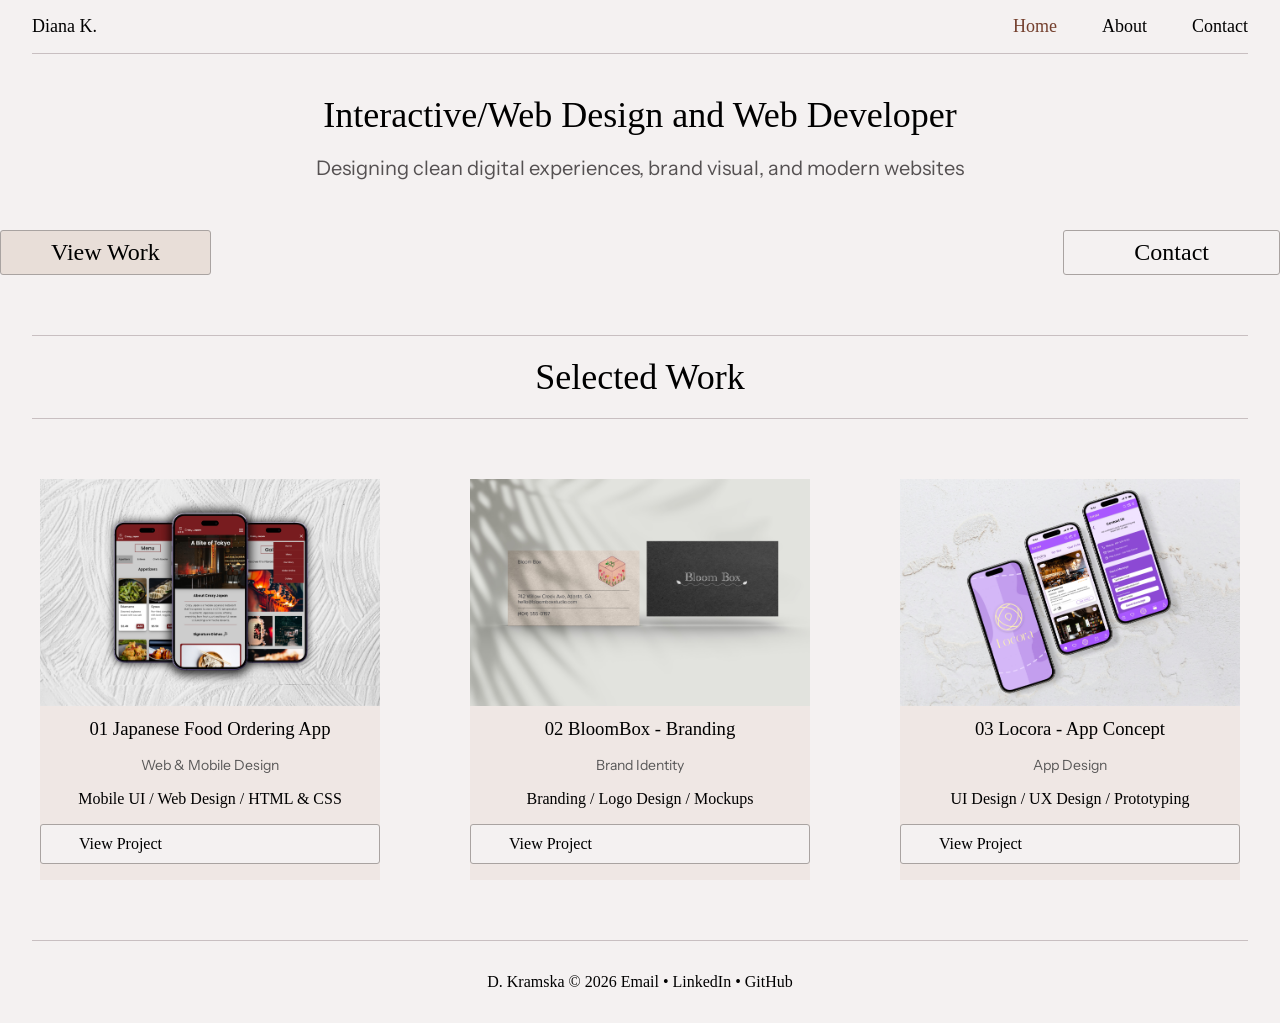
<file: index.html>
<!DOCTYPE html>
<html lang="en">

<head>
    <meta charset="UTF-8">
    <meta name="viewport" content="width=device-width, initial-scale=1.0">
    <title>Portfolio DK</title>
    <meta name="viewport" content="width=device-width, initial-scale=1">
    <link rel="preconnect" href="https://fonts.googleapis.com">
    <link rel="preconnect" href="https://fonts.gstatic.com" crossorigin>

    <link
        href="https://fonts.googleapis.com/css2? family=Montaga& family=Playfair+Display:ital,wght@0,400..900;1,400..900&family=Instrument+Sans:ital,wght@0,400..700;1,400..700& display=swap"
        rel="stylesheet">
    <link rel="stylesheet" href="css/global.css">
</head>


<body>
    <header>
        <a href="index.html" class="siteId">Diana K.</a>

        <nav>
            <ul>
                <li><a class="home" href="index.html">Home</a></li>
                <li><a href="about/index.html">About</a></li>
                <li><a href="contact/index.html">Contact</a></li>
            </ul>
        </nav>

    </header>

    <div class="menu-line"></div>

    <main>

        <section id="hero-section">
            <h1 class="introH">Interactive/Web Design and Web Developer</h1>
            <p class="subH">Designing clean digital experiences, brand visual, and modern websites</p>
            
            <div class="btns-hero">
                <a href="#" class="btn-heroP">View Work</a>
                <a href="#" class="btn-heroS">Contact</a>
            </div>

        </section>

        <div class="under-line"></div>
        
        <h2 class="head2">Selected Work</h2>

        <div class="under-line2"></div>

        <section class="card-section">
            <div class="crazyJ-card">
                <img class="card1-pic" src="images/crazyJ-mockup.jpg" alt="">
                <h3>01 Japanese Food Ordering App</h3>
                <p class="card-sub">Web & Mobile Design</p>
                <p class="card-d">Mobile UI / Web Design / HTML & CSS</p>
                <a href="#" class="btn-project">View Project</a>
            </div>

            <div class="bloom-card">
                <img class="card2-pic" src="images/businessCardMockup008.jpg" alt="">
                <h3>02 BloomBox - Branding</h3>
                <p class="card-sub">Brand Identity</p>
                <p class="card-d">Branding / Logo Design / Mockups</p>
                <a href="#" class="btn-project">View Project</a>
            </div>

            <div class="locora-card">
                <img class="card3-pic" src="images/locora-mockup.jpg" alt="">
                <h3>03 Locora - App Concept</h3>
                <p class="card-sub">App Design</p>
                <p class="card-d">UI Design / UX Design / Prototyping</p>
                <a href="#" class="btn-project">View Project</a>
            </div>

        </section>

        <div class="under-line3"></div>

    </main>

    <footer>
        <p>D. Kramska © 2026  Email • LinkedIn • GitHub</p>
    </footer>

</body>

</html>
</file>
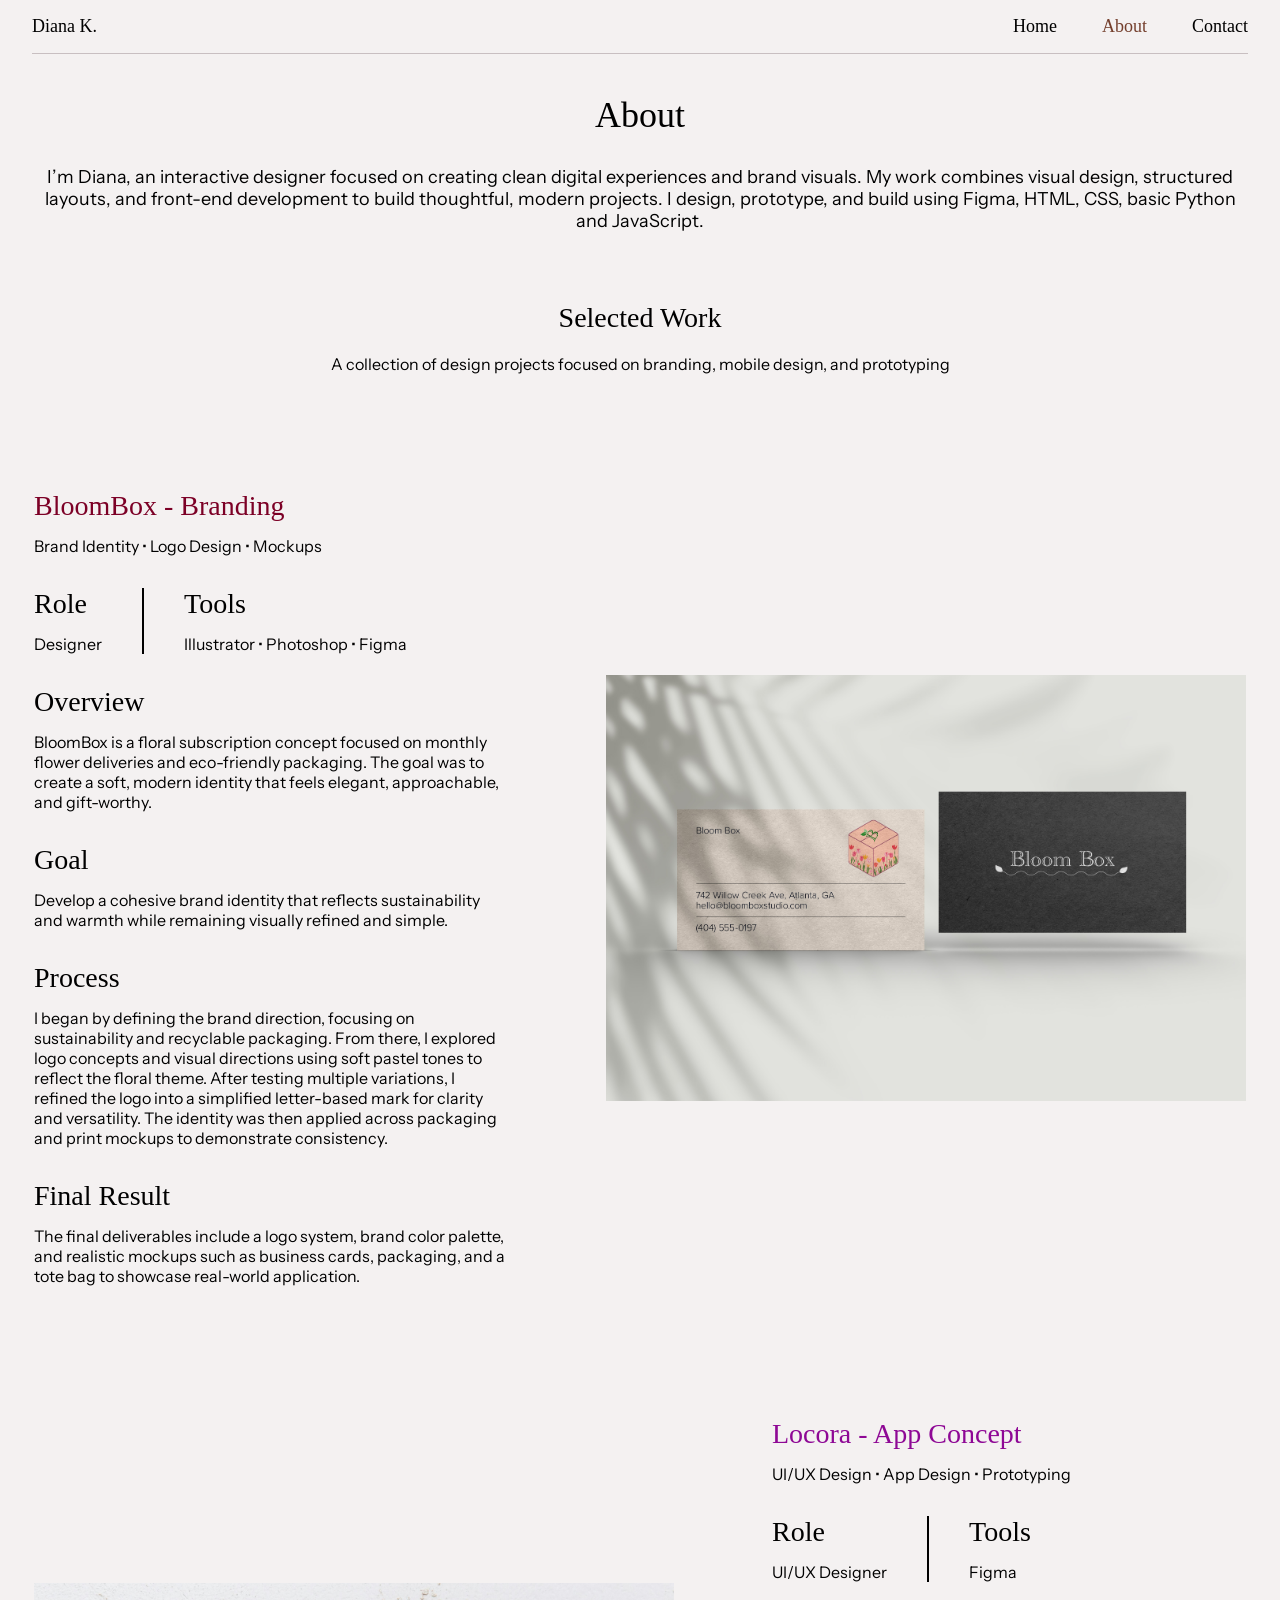
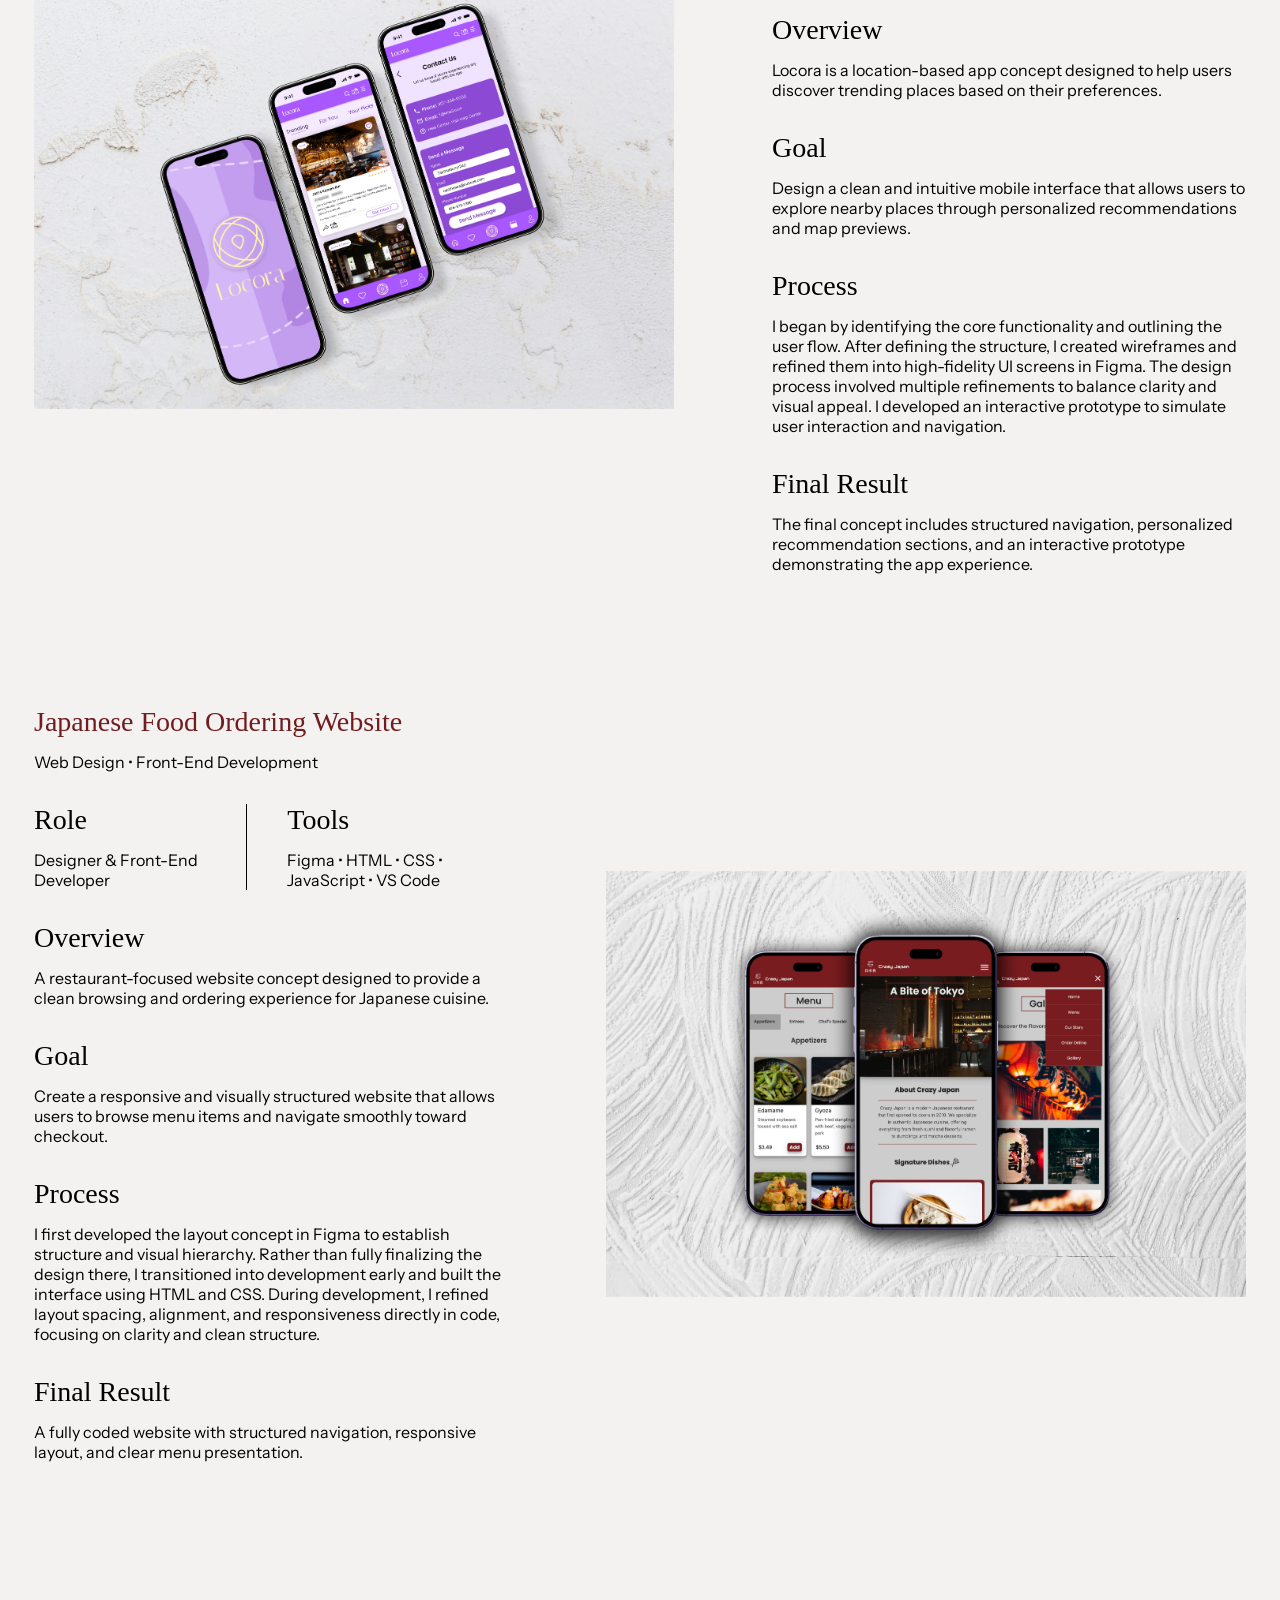
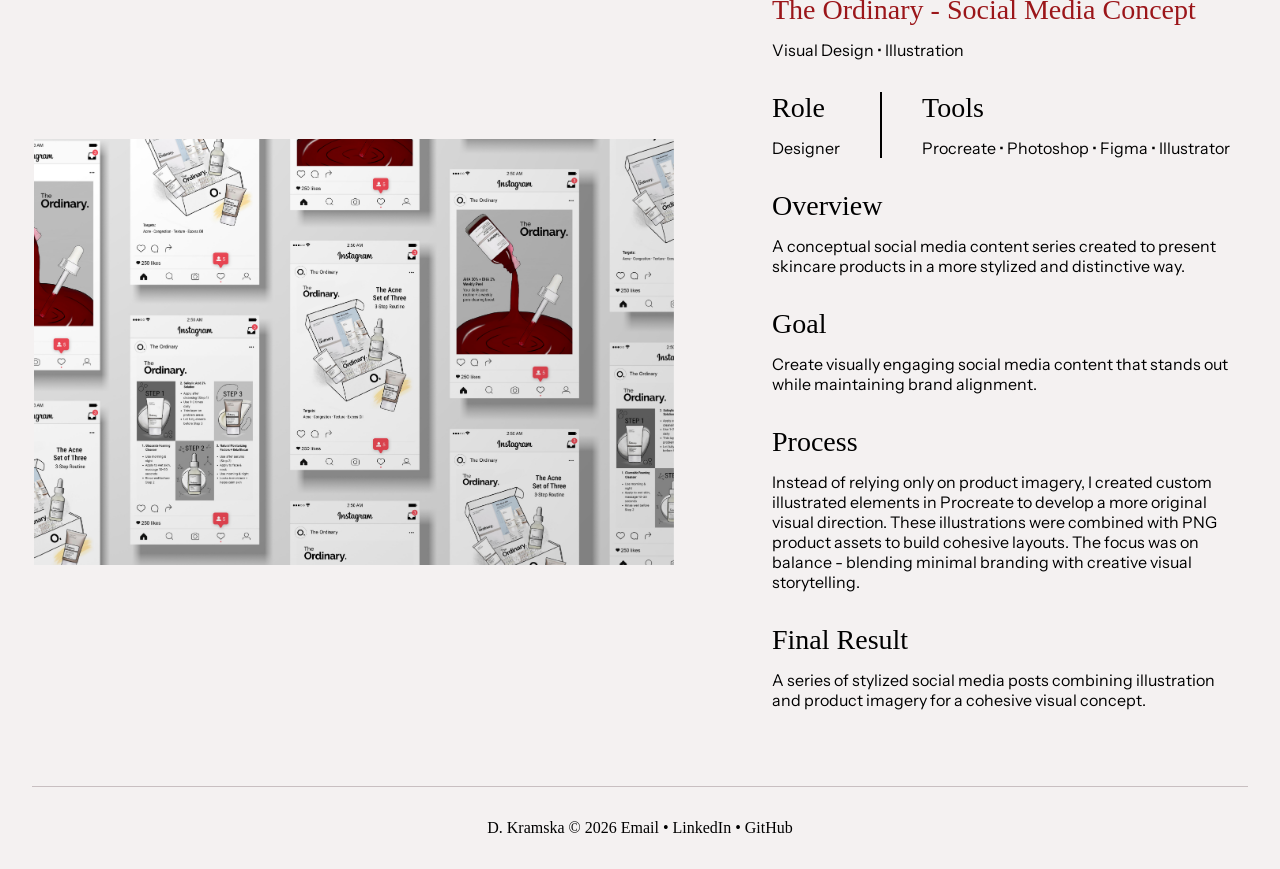
<file: about/index.html>
<!DOCTYPE html>
<html lang="en">

<head>
    <meta charset="UTF-8">
    <meta name="viewport" content="width=device-width, initial-scale=1.0">
    <title>Portfolio DK</title>
    <meta name="viewport" content="width=device-width, initial-scale=1">
    <link rel="preconnect" href="https://fonts.googleapis.com">
    <link rel="preconnect" href="https://fonts.gstatic.com" crossorigin>

    <link
        href="https://fonts.googleapis.com/css2? family=Montaga& family=Playfair+Display:ital,wght@0,400..900;1,400..900&family=Instrument+Sans:ital,wght@0,400..700;1,400..700& display=swap"
        rel="stylesheet">

    <link rel="stylesheet" href="../css/about.css">
</head>


<body>
    <header>
        <a href="../index.html" class="siteId">Diana K.</a>

        <nav>
            <ul>
                <li><a class="home" href="../index.html">Home</a></li>
                <li><a class="about" href="../about/index.html">About</a></li>
                <li><a href="../contact/index.html">Contact</a></li>
            </ul>
        </nav>

    </header>

    <div class="menu-line"></div>

    <main>
        <section class="hero-section">
            <h1>About</h1>
            <p class="aboutT">I’m Diana, an interactive designer focused on creating clean digital experiences and brand
                visuals. My work combines visual design, structured layouts, and front-end development to build
                thoughtful, modern projects. I design, prototype, and build using Figma, HTML, CSS, basic Python and JavaScript.
            </p>

        </section>

        <section class="selectW">
            <h2 class="head">Selected Work</h2>
            <p class="subD">A collection of design projects focused on branding, mobile design, and prototyping</p>
        </section>

        <section class="projectL">

            <div class="projectLeft">


                <div class="prjHead">
                    <h3>BloomBox - Branding</h3>
                    <p>Brand Identity • Logo Design • Mockups</p>
                </div>


                <div class="roleTools">
                    <div class="prjRole">
                        <h3>Role</h3>
                        <p>Designer</p>
                    </div>

                    <span class="divider"></span>

                    <div class="prjTool">
                        <h3>Tools</h3>
                        <p>Illustrator • Photoshop • Figma</p>
                    </div>
                </div>

                <div class="prjDescr">
                    <h3>Overview</h3>
                    <p>BloomBox is a floral subscription concept focused on monthly flower deliveries and eco-friendly
                        packaging. The goal was to create a soft, modern identity that feels elegant, approachable, and
                        gift-worthy.</p>
                </div>

                <div class="prjDescr">
                    <h3>Goal</h3>
                    <p>Develop a cohesive brand identity that reflects sustainability and warmth while remaining
                        visually
                        refined and simple.</p>
                </div>

                <div class="prjDescr">
                    <h3>Process</h3>
                    <p>I began by defining the brand direction, focusing on sustainability and recyclable packaging.
                        From
                        there, I explored logo concepts and visual directions using soft pastel tones to reflect the
                        floral
                        theme.
                        After testing multiple variations, I refined the logo into a simplified letter-based mark for
                        clarity and versatility. The identity was then applied across packaging and print mockups to
                        demonstrate consistency.
                    </p>
                </div>

                <div class="prjDescr">
                    <h3>Final Result</h3>
                    <p>The final deliverables include a logo system, brand color palette, and realistic mockups such as
                        business cards, packaging, and a tote bag to showcase real-world application.
                    </p>
                </div>
            </div>

            <img class="ImgL" src="../images/businessCardMockup008.jpg" alt="BloomBoximg">

        </section>

        <section class="projectR">

            <img class="ImgR" src="../images/locora-mockup.jpg" alt="BloomBoximg">

            <div class="projectRight">


                <div class="prjHeadR">
                    <h3>Locora - App Concept</h3>
                    <p>UI/UX Design • App Design • Prototyping</p>
                </div>


                <div class="roleToolsR">
                    <div class="prjRoleR">
                        <h3>Role</h3>
                        <p>UI/UX Designer</p>
                    </div>

                    <span class="dividerR"></span>

                    <div class="prjToolR">
                        <h3>Tools</h3>
                        <p>Figma</p>
                    </div>
                </div>

                <div class="prjDescrR">
                    <h3>Overview</h3>
                    <p>Locora is a location-based app concept designed to help users discover trending places based on
                        their preferences.</p>
                </div>

                <div class="prjDescrR">
                    <h3>Goal</h3>
                    <p>Design a clean and intuitive mobile interface that allows users to explore nearby places through
                        personalized recommendations and map previews.</p>
                </div>

                <div class="prjDescrR">
                    <h3>Process</h3>
                    <p>I began by identifying the core functionality and outlining the user flow. After defining the
                        structure, I created wireframes and refined them into high-fidelity UI screens in Figma.
                        The design process involved multiple refinements to balance clarity and visual appeal. I
                        developed an interactive prototype to simulate user interaction and navigation.
                    </p>
                </div>

                <div class="prjDescrR">
                    <h3>Final Result</h3>
                    <p>The final concept includes structured navigation, personalized recommendation sections, and an
                        interactive prototype demonstrating the app experience.
                    </p>
                </div>
            </div>

        </section>


        <section class="projectL">

            <div class="projectLeft">


                <div class="prjHead hj">
                    <h3>Japanese Food Ordering Website</h3>
                    <p>Web Design • Front-End Development</p>
                </div>


                <div class="roleTools">
                    <div class="prjRole">
                        <h3>Role</h3>
                        <p>Designer & Front-End Developer</p>
                    </div>

                    <span class="divider"></span>

                    <div class="prjTool">
                        <h3>Tools</h3>
                        <p>Figma • HTML • CSS • JavaScript • VS Code</p>
                    </div>
                </div>

                <div class="prjDescr">
                    <h3>Overview</h3>
                    <p>A restaurant-focused website concept designed to provide a clean browsing and ordering experience
                        for Japanese cuisine.</p>
                </div>

                <div class="prjDescr">
                    <h3>Goal</h3>
                    <p>Create a responsive and visually structured website that allows users to browse menu items and
                        navigate smoothly toward checkout.</p>
                </div>

                <div class="prjDescr">
                    <h3>Process</h3>
                    <p>I first developed the layout concept in Figma to establish structure and visual hierarchy. Rather
                        than fully finalizing the design there, I transitioned into development early and built the
                        interface using HTML and CSS.
                        During development, I refined layout spacing, alignment, and responsiveness directly in code,
                        focusing on clarity and clean structure.

                    </p>
                </div>

                <div class="prjDescr">
                    <h3>Final Result</h3>
                    <p>A fully coded website with structured navigation, responsive layout, and clear menu presentation.

                    </p>
                </div>
            </div>

            <img class="ImgL" src="../images/crazyJ-mockup.jpg" alt="BloomBoximg">

        </section>

        <section class="projectR">

            <img class="ImgR" src="../images/theordinary-mockup.jpg" alt="BloomBoximg">

            <div class="projectRight">


                <div class="prjHeadR ho">
                    <h3 >The Ordinary - Social Media Concept</h3>
                    <p>Visual Design • Illustration</p>
                </div>


                <div class="roleToolsR">
                    <div class="prjRoleR">
                        <h3>Role</h3>
                        <p>Designer</p>
                    </div>

                    <span class="dividerR"></span>

                    <div class="prjToolR">
                        <h3>Tools</h3>
                        <p>Procreate • Photoshop • Figma • Illustrator</p>
                    </div>
                </div>

                <div class="prjDescrR">
                    <h3>Overview</h3>
                    <p>A conceptual social media content series created to present skincare products in a more stylized
                        and distinctive way.
                    </p>
                </div>

                <div class="prjDescrR">
                    <h3>Goal</h3>
                    <p>Create visually engaging social media content that stands out while maintaining brand alignment.
                    </p>
                </div>

                <div class="prjDescrR">
                    <h3>Process</h3>
                    <p>Instead of relying only on product imagery, I created custom illustrated elements in Procreate to
                        develop a more original visual direction. These illustrations were combined with PNG product
                        assets to build cohesive layouts.
                        The focus was on balance - blending minimal branding with creative visual storytelling.

                    </p>
                </div>

                <div class="prjDescrR">
                    <h3>Final Result</h3>
                    <p>A series of stylized social media posts combining illustration and product imagery for a cohesive
                        visual concept.

                    </p>
                </div>
            </div>

        </section>

    </main>

    <div class="under-line3"></div>

    <footer>
        <p>D. Kramska © 2026  Email • LinkedIn • GitHub</p>
    </footer>

</body>
</file>
<file: css/global.css>
body {
    margin: 0;
    background-color: #F4F1F1;
}

* {
    margin: 0;
    padding: 0;

}

/*header*/
header{
    justify-content: space-between;
    display: flex;
    width: auto;
    margin: 16px;
    padding-left: 16px;
    padding-right: 16px;
}

ul {
    display: flex;
    justify-content: space-between;
    align-items: center;
    gap: 45px;
    padding: 0 40px;
    margin: 0;
    text-decoration: none;
    padding: 0px;
}

li {
    list-style: none;
}

a {
    text-decoration: none;
    color: black;
    font-family: "Playfair Display";
    font-size: 18px;
    font-weight: 400;
}

ul li a {
    color: black;
    text-decoration: none;
    transition: transform 0.25s ease, color 0.25s ease;
    display: inline-block;
}

ul li a:hover {
    color: #743F2D;
    transform: scale(1.08);

}

.home{
    color: #743F2D;
}


.menu-line{
    
    display: flex;
    height: 1px;
    background: #C8BFC1;
    margin: 0 32px 40px;
    
}

/*hero-section*/
.introH{
    font-family: "Playfair Display";
    font-weight: 400;
    text-align: center;
    font-size: 36px;
}

.subH{
    font-family: "Instrument Sans";
    font-weight: 300;
    text-align: center;
    font-size: 20px;
    padding-top: 20px;
    color: #555152;
}

.btns-hero{
    display: flex;
    justify-self: center;
    justify-content: space-between;
    gap: 50px;
    margin-top: 50px;
}


.btn-heroP{
    font-family: "Montaga";
    font-size: 24px;
    padding: 8px 50px;
    background-color: #E8DED8;
    border: 1px solid #A9A3A1;
    color: #000;
    border-radius: 3px;
    transition: transform 0.25s ease, color 0.25s ease;
}

.btn-heroS{
    font-family: "Montaga";
    font-size: 24px;
    padding: 8px 70px;
    background-color: #F4F1F1;
    border: 1px solid #A9A3A1;
    color: #000;
    border-radius: 3px;
    transition: transform 0.25s ease, color 0.25s ease;
}

.btn-heroP:hover{
    background-color: #ccc2bc;
    transform: scale(1.02);
}

.btn-heroS:hover{
    background-color: #e4dfdb;
    transform: scale(1.02);
}

.under-line{
    display: flex;
    height: 1px;
    background: #C8BFC1;
    margin: 60px 32px ;
    margin-bottom: 20px;
}

.under-line2{
    display: flex;
    height: 1px;
    background: #C8BFC1;
    margin: 60px 32px ;
    margin-top: 20px;
}

.head2{
    text-align: center;
    font-family: "Playfair Display";
    font-weight: 400;
    font-size: 36px;
}

/*card Section*/
.card-section{
    display: grid;
    grid-template-columns: 1fr 1fr 1fr;
    grid-template-rows: auto;
    gap: 90px;
    padding-left: 40px;
    padding-right: 40px;
}
.card1-pic, .card2-pic, .card3-pic{
    width: 100%;
    
}

h3{
    text-align: center;
    font-family: "Montaga";
    font-weight: 400;
    padding-top: 8px;
    
}

.crazyJ-card, .bloom-card, .locora-card{
    background-color: #EFE7E4;
}

.card-sub{
    text-align: center;
    font-family: "Instrument Sans";
    font-weight: 300;
    font-size: 14px;
    padding: 16px;
    color: #595858;
}

.card-d{
    text-align: center;
    padding-bottom: 16px;
}

.btn-project{
    font-family: "Montaga";
    font-size: 16px;
    padding: 10px 38px;
    background-color: #F4F1F1;
    border: 1px solid #A9A3A1;
    color: #000;
    border-radius: 3px;
    transition: transform 0.25s ease, color 0.25s ease;
    display: flex;
    justify-self: center;
    margin-bottom: 16px;
}

.btn-project:hover{
    background-color: #efebe8;
    transform: scale(1.02);
}

.under-line3{
    display: flex;
    height: 1px;
    background: #C8BFC1;
    margin: 60px 32px 0px 32px ;
    
}

footer{
    text-align: center;
    font-family: "Montaga";
    margin: 32px;
}
</file>
<file: css/about.css>
body {
    margin: 0;
    background-color: #F4F1F1;
}

* {
    margin: 0;
    padding: 0;

}

/*header*/
header{
    justify-content: space-between;
    display: flex;
    width: auto;
    margin: 16px;
    padding-left: 16px;
    padding-right: 16px;
}

ul {
    display: flex;
    justify-content: space-between;
    align-items: center;
    gap: 45px;
    padding: 0 40px;
    margin: 0;
    text-decoration: none;
    padding: 0px;
}

li {
    list-style: none;
}

a {
    text-decoration: none;
    color: black;
    font-family: "Playfair Display";
    font-size: 18px;
    font-weight: 400;
}

ul li a {
    color: black;
    text-decoration: none;
    transition: transform 0.25s ease, color 0.25s ease;
    display: inline-block;
}

ul li a:hover {
    color: #743F2D;
    transform: scale(1.08);

}

.about{
    color: #743F2D;
}


.menu-line{
    
    display: flex;
    height: 1px;
    background: #C8BFC1;
    margin: 0 32px 40px;
    
}

/*About section*/

h1{
    text-align: center;
    font-family: "Montaga";
    font-weight: 400;
    font-size: 36px;
    margin: 30px;
}

.aboutT{
    text-align: center;
    font-family: "Instrument Sans";
    font-weight: 400;
    font-size: 18px;
    margin: 0px 40px;

}

.head{
    text-align: center;
    font-family: "Montaga";
    font-weight: 400;
    padding-top: 70px;
    font-size: 28px;
}

.subD{
    text-align: center;
    font-family: "Instrument Sans";
    padding-top: 20px;
    
}


/*projects Left*/
.projectL{
    display: flex;
    gap: 30px;
    margin-top: 100px;
    
}


.prjHead h3{
    color: #7C0026;
}

.prjHead{
    font-family: "Instrument Sans";
    font-weight: 400;
    font-size: 16px;
    padding: 16px 34px;
}

.roleTools {
    display: flex;
    flex-direction: row;
    align-items: flex-start;
    gap: 40px;
    padding: 16px 34px;
}

.prjRole {
    font-family: "Instrument Sans";
    font-weight: 400;
    font-size: 16px;
    padding: 0;
    width: fit-content;
    
}

.prjTool {
    font-family: "Instrument Sans";
    font-weight: 400;
    font-size: 16px;
    
}

.divider {
    display: block;
    width: 2px;
    background-color: #000;
    align-self: stretch;
}

h3{
    font-family: "Playfair Display";
    font-weight: 400;
    align-items: flex-start;
    font-size: 28px;
    padding-bottom: 14px;
}

.ImgL{
    display: block;
    margin: auto;
    width: 50%;
    padding: 34px;
}

.prjDescr{
    font-family: "Instrument Sans";
    font-weight: 400;
    font-size: 16px;
    padding: 16px 34px;
    
}

/*Projects right*/
.projectR{
    display: flex;
    gap: 30px;
    margin-top: 100px;
}

.prjHeadR{
    font-family: "Instrument Sans";
    font-weight: 400;
    font-size: 16px;
    padding: 16px 34px;
}

.prjHeadR h3{
    color: #8E0895;
}

.roleToolsR {
    display: flex;
    flex-direction: row;
    align-items: flex-start;
    gap: 40px;
    padding: 16px 34px;
}

.prjRoleR {
    font-family: "Instrument Sans";
    font-weight: 400;
    font-size: 16px;
    padding: 0;
    width: fit-content;
    
}

.prjToolR {
    font-family: "Instrument Sans";
    font-weight: 400;
    font-size: 16px;
    
}

.dividerR {
    display: block;
    width: 2px;
    background-color: #000;
    align-self: stretch;
}

.ImgR{
    display: block;
    margin: auto;
    width: 50%;
    padding: 34px;
}

.prjDescrR{
    font-family: "Instrument Sans";
    font-weight: 400;
    font-size: 16px;
    padding: 16px 34px;
    
}

.under-line3{
    display: flex;
    height: 1px;
    background: #C8BFC1;
    margin: 60px 32px 0px 32px ;
    
}

footer{
    text-align: center;
    font-family: "Montaga";
    margin: 32px;
}

.hj h3{
    color: #711c1e;
}

.ho h3{
    color: #9b161a;
}
</file>
